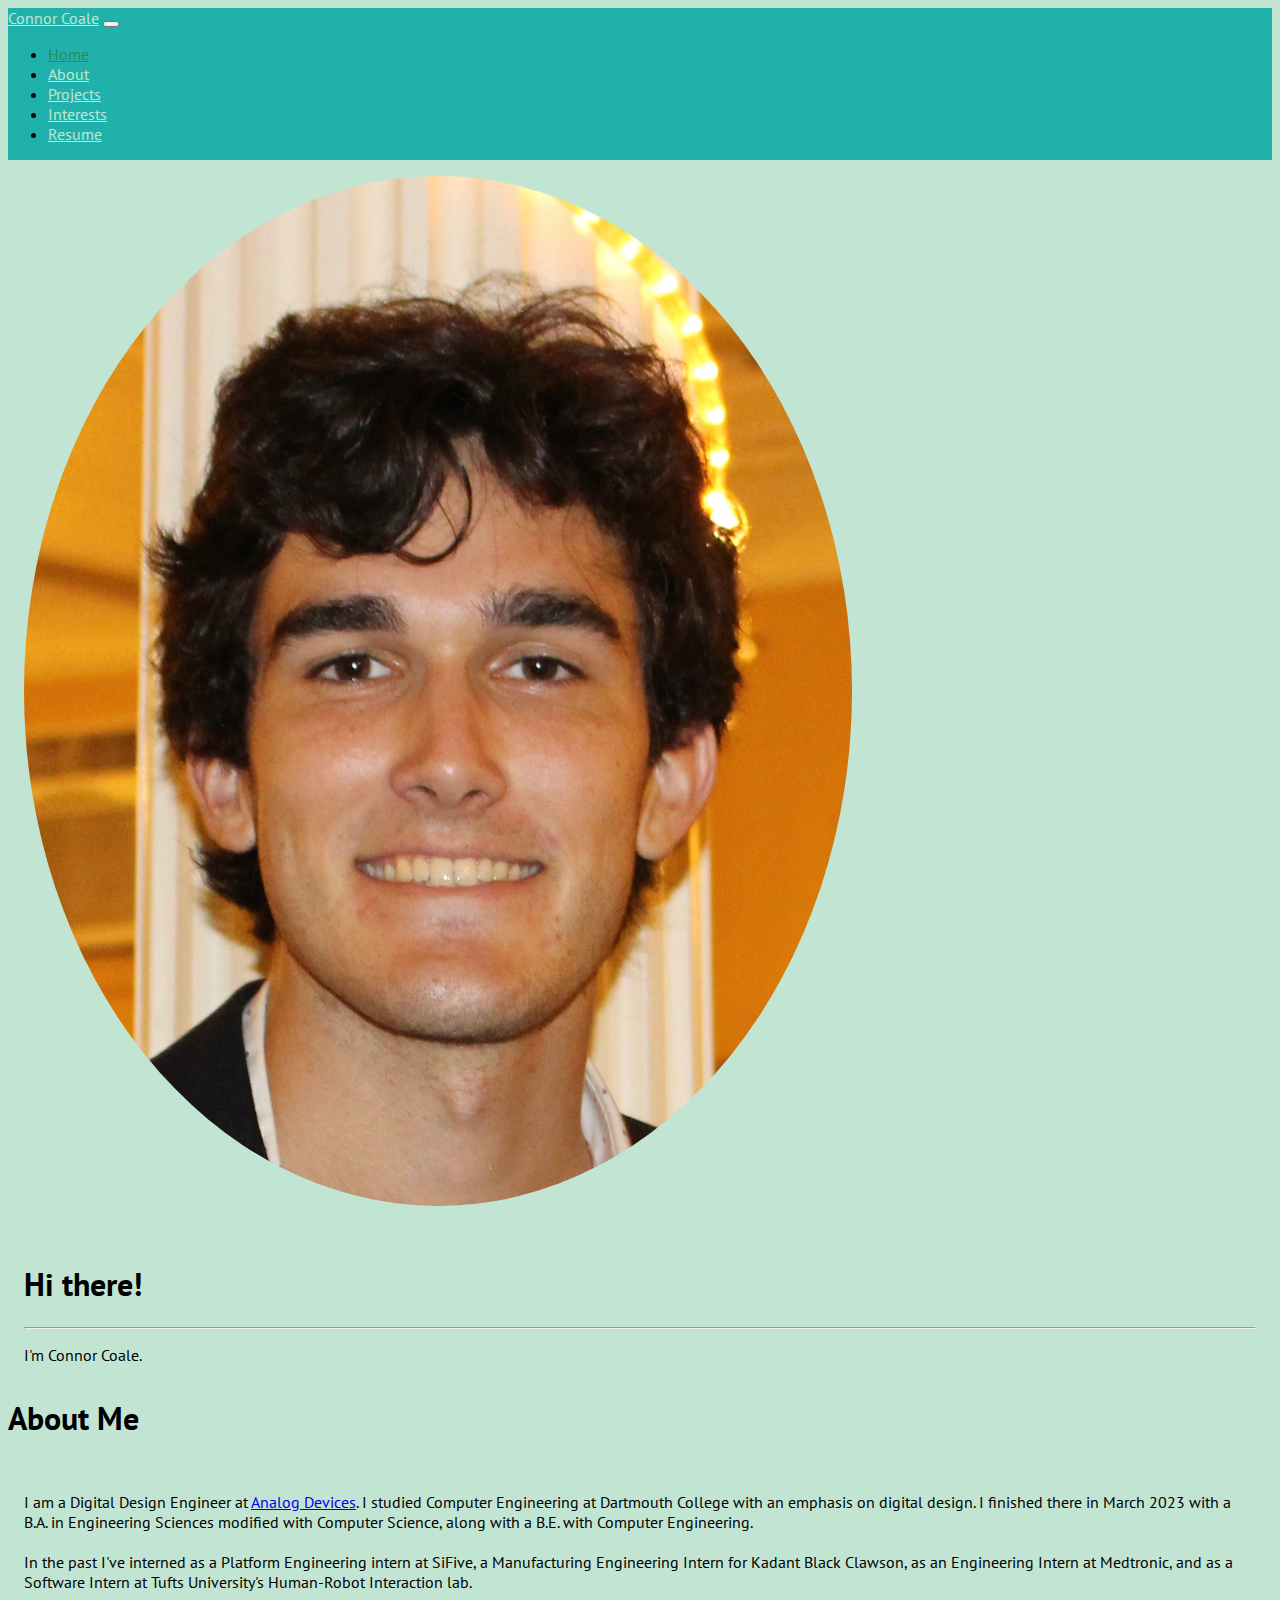
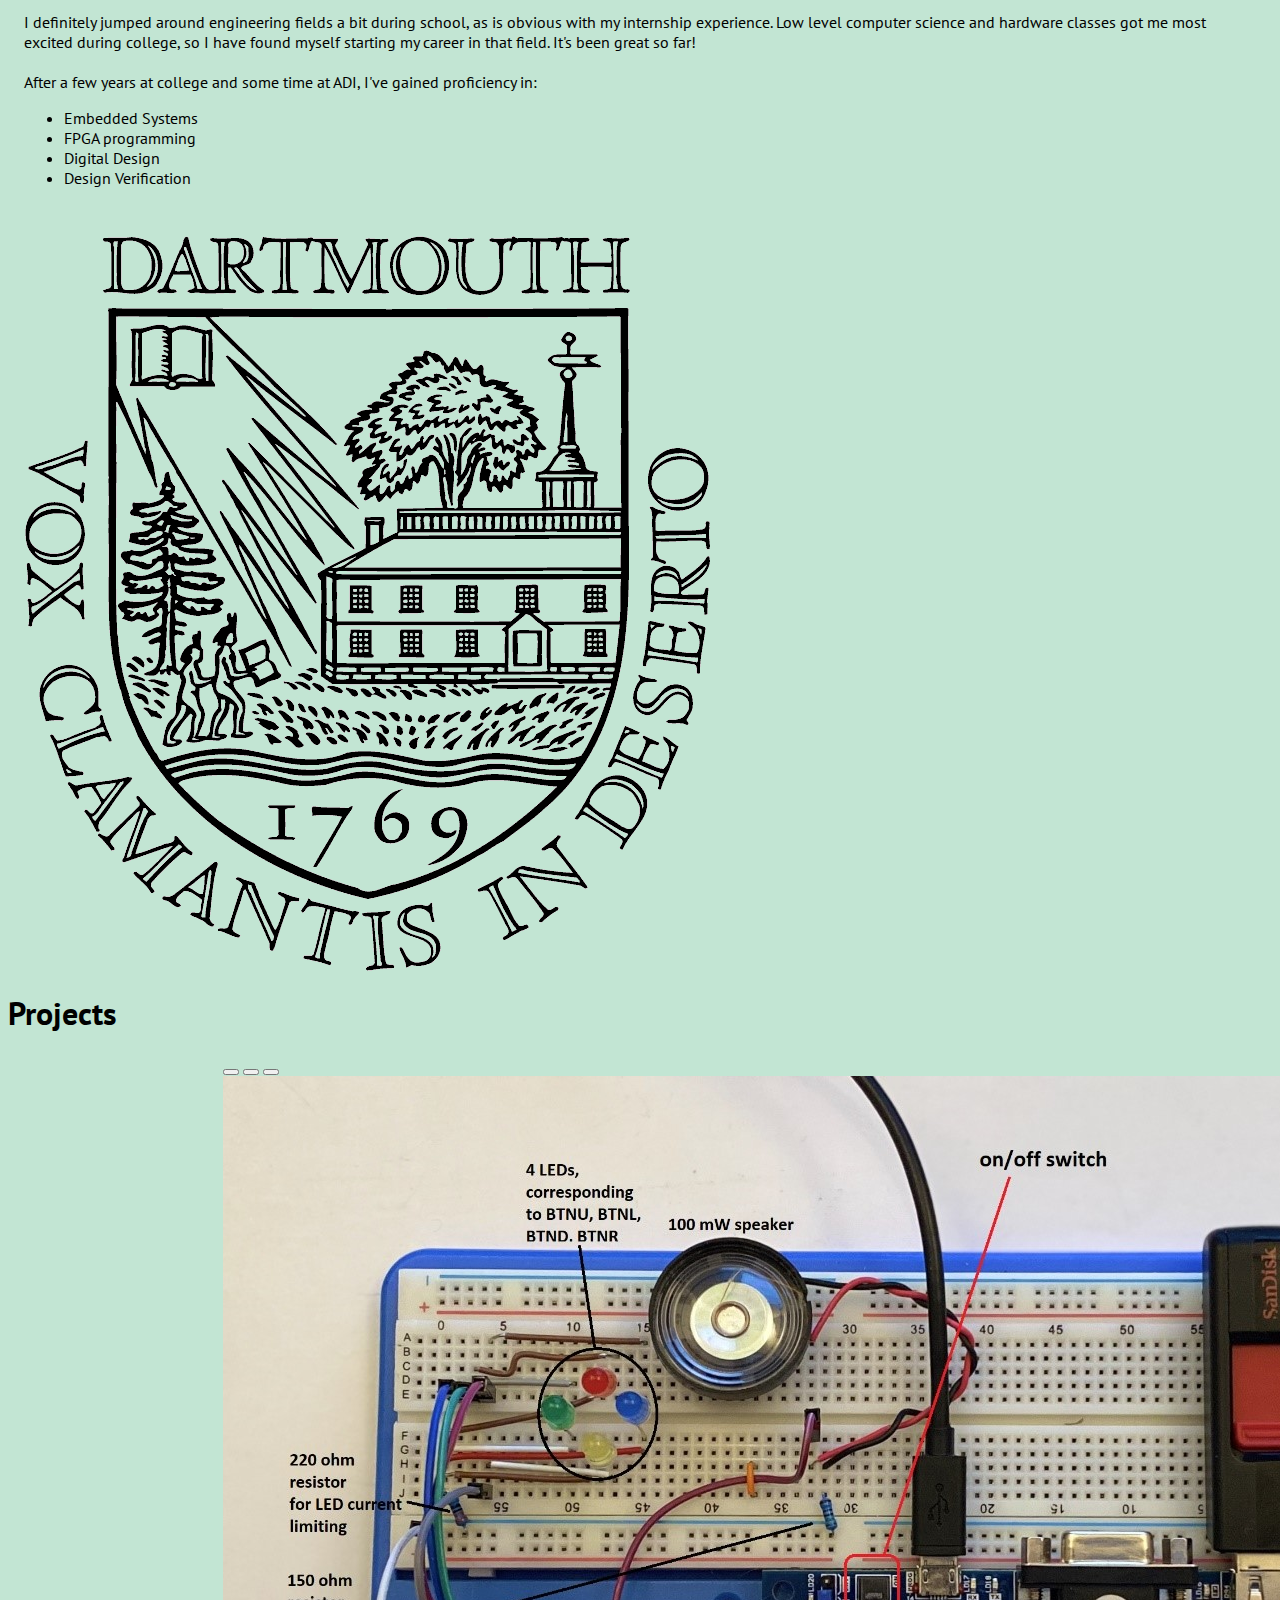
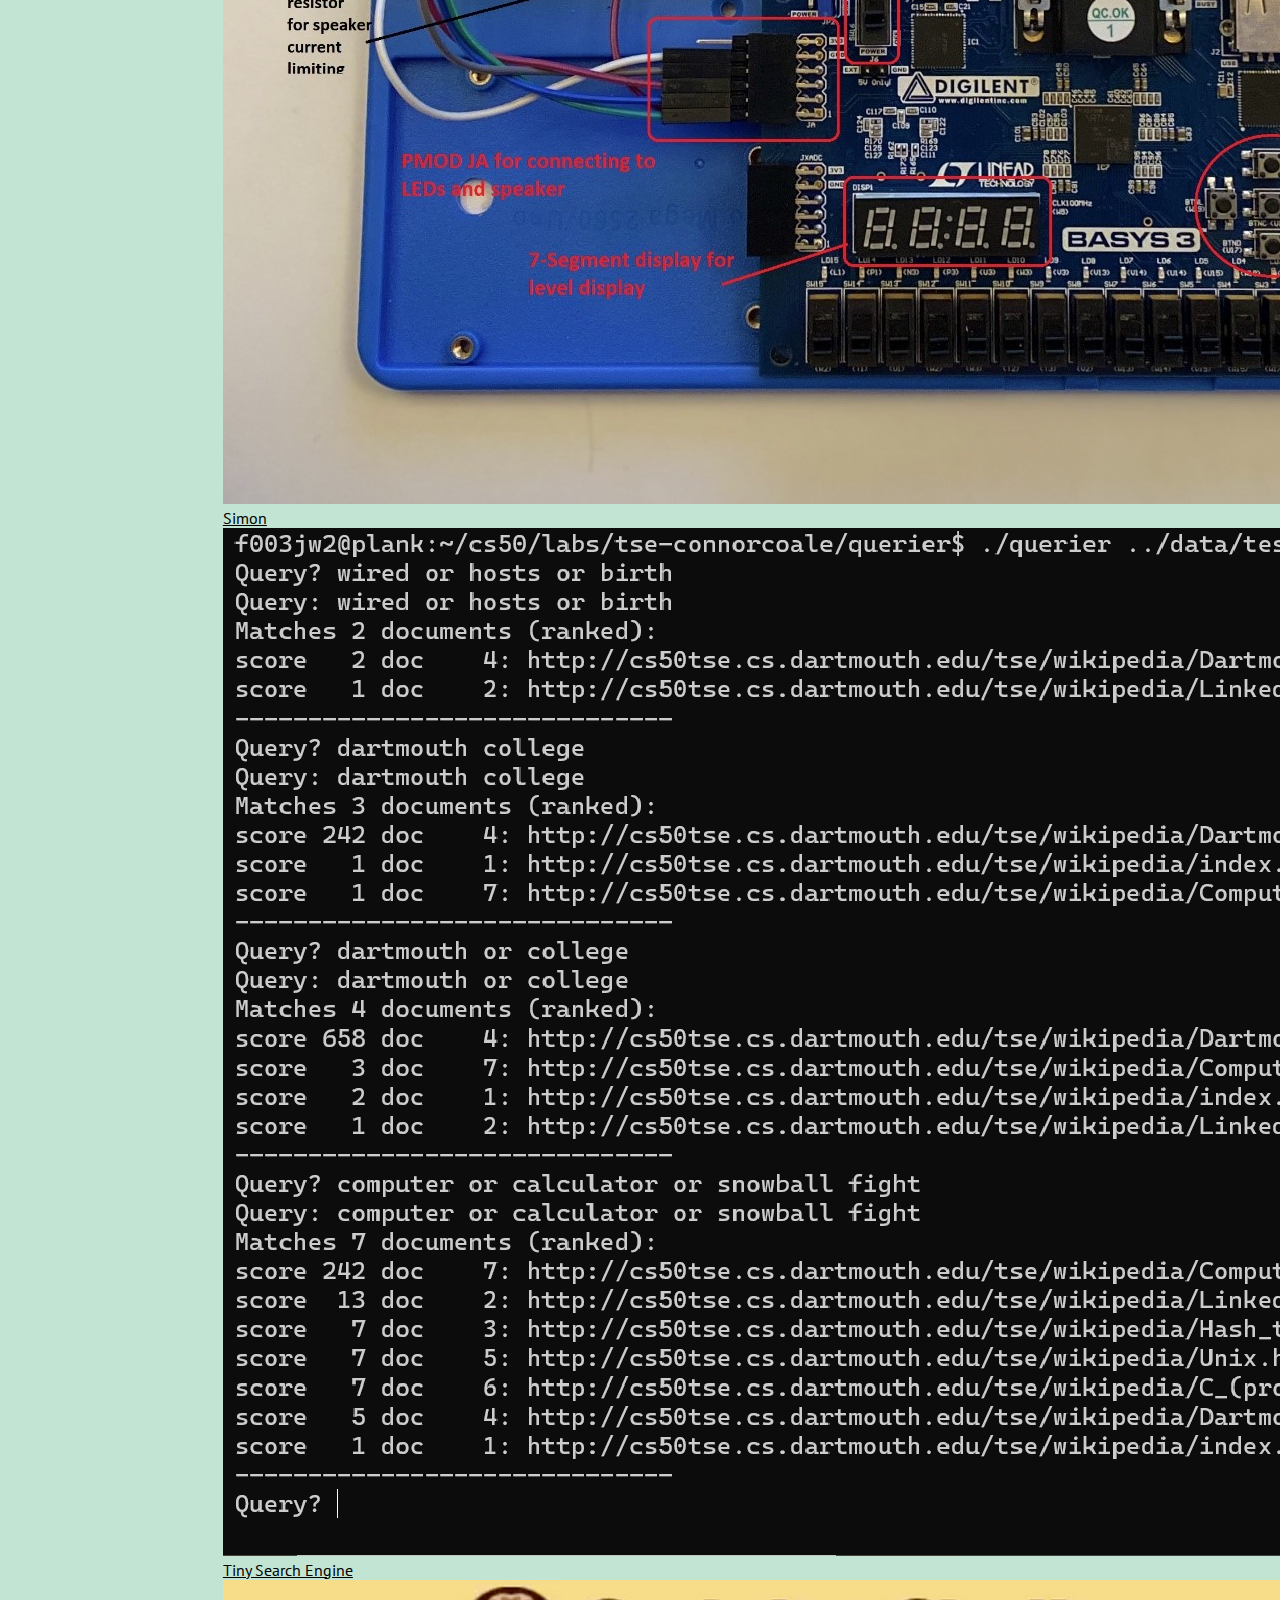
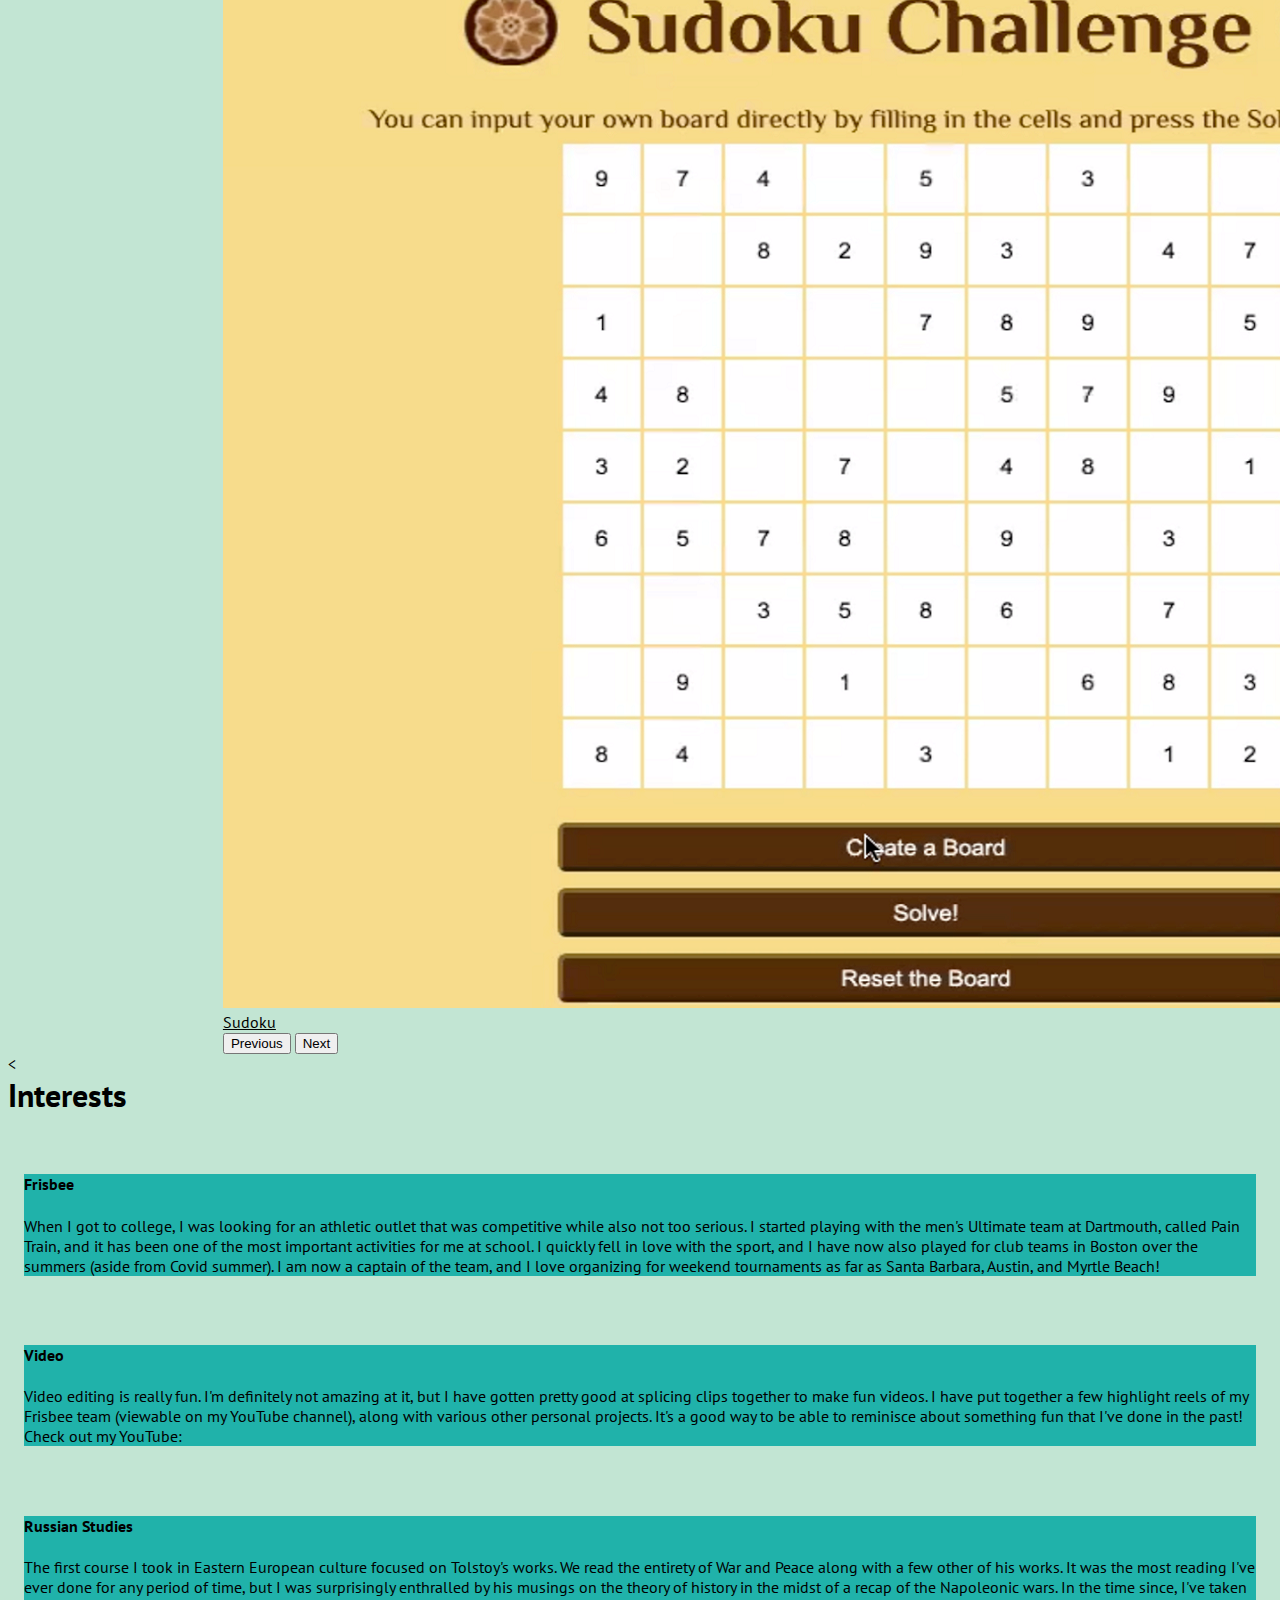
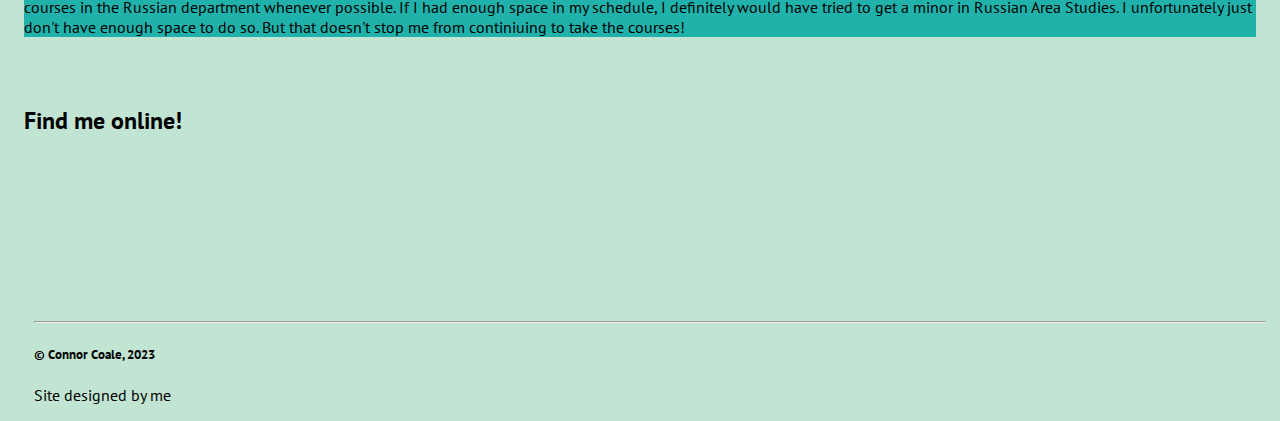
<file: index.html>
<!-- 
Author: Connor Coale
December 8, 2021
* Modified December 2, 2023
-->
<!DOCTYPE html>

<html>

    <head>
        <!-- Required meta tags -->
        <meta charset="utf-8">
        <meta name="viewport" content="width=device-width, initial-scale=1">

        <!-- Bootstrap CSS -->
        <link href="https://cdn.jsdelivr.net/npm/bootstrap@5.1.3/dist/css/bootstrap.min.css" rel="stylesheet" integrity="sha384-1BmE4kWBq78iYhFldvKuhfTAU6auU8tT94WrHftjDbrCEXSU1oBoqyl2QvZ6jIW3" crossorigin="anonymous">
        <link rel="stylesheet" href="https://pro.fontawesome.com/releases/v5.10.0/css/all.css" integrity="sha384-AYmEC3Yw5cVb3ZcuHtOA93w35dYTsvhLPVnYs9eStHfGJvOvKxVfELGroGkvsg+p" crossorigin="anonymous"/>
        <link href="style.css" rel="stylesheet">
        <title>Connor Coale</title>
    </head>


    <body style="background-color:#c2e5d3">
        <!-- Nav header -->
        <div class="page-wrapper">
            <nav class="navbar navbar-custom navbar-expand-md sticky-top">
                <div class="container-fluid">
    
                <a class="navbar-brand" href="#">Connor Coale</a>
    
                <button class="navbar-toggler" type="button" data-bs-toggle="collapse" data-bs-target="#navbarSupportedContent">
                    <span><i class="fa fa-bars" style="color:#c2e5d3; font-size: 2rem"></i></span>
                </button>
    
                <div class="collapse navbar-collapse" id="navbarSupportedContent">
                    <ul class="navbar-nav ms-auto justify-content-end">
                    <li class="nav-item">
                        <a class="nav-link active" href="#">Home</a>
                    </li>
                    <li class="nav-item">
                        <a class="nav-link" href="#about">About</a>
                    </li>
                    <li class="nav-item">
                        <a class="nav-link" href="#projects">Projects</a>
                    </li>
                    <li class="nav-item">
                        <a class="nav-link" href="#interests">Interests</a>
                    </li>
                    <li class="nav-item">
                        <a class="nav-link" href="resume.pdf">Resume</a>
                    </li>
                    </ul>
                    
                </div>
                </div>
            </nav>
            
            <!-- Headshot/homepage contents -->
            <article class="section">
                <div class="container-fluid padding">
                    <div class="row align-items-center">
                        <div class="col-xs-12 col-sm-6 col-md-6 col-lg-3 col-xl-3">
                            <img class="img-fluid" src="assets/headshot.jpg" style="border-radius:50%">
                            
                        </div>
                        <div class="col-xs-12 col-sm-6 col-md-6 col-lg-9 col-xl-9">
                            <h1 class="text-center">Hi there!</h1>
                            <hr>
                            <p class="text-center">
                                I'm Connor Coale.
                            </p>
                        </div>
                    </div>
                </div>
            </article>
            
    
            <!-- About -->
            <article class="section">
                <div class="container-fluid padding">
                    <div class="row text-center">
        
                    </div>
                    <div class="row text-center">
                        <h1 id="about">About Me</h1>
                    </div>
                        <div class="row align-items-center">
                            <div class="col-xs-12 col-sm-12 col-md-12 col-lg-9 col-xl-9">
                                <p>
                                    I am a Digital Design Engineer at <a href="analog.com">Analog Devices</a>.
                                    I studied Computer Engineering at Dartmouth College with an emphasis
                                    on digital design. I finished there in March 2023 with a B.A. in
                                    Engineering Sciences modified with Computer Science, along with a
                                    B.E. with Computer Engineering. 
                                    <br><br>
                                    In the past I've interned as a Platform Engineering intern at SiFive,
                                    a Manufacturing Engineering Intern for Kadant Black Clawson, as an
                                    Engineering Intern at Medtronic, and as a Software Intern at Tufts
                                    University's Human-Robot Interaction lab.
                                    <br><br>
                                    I definitely jumped around engineering fields a bit during school, as
                                    is obvious with my internship experience. Low level computer science
                                    and hardware classes got me most excited during college, so I have found
                                    myself starting my career in that field. It's been great so far!
                                    <br><br>
                                    After a few years at college and some time at ADI, I've gained proficiency
                                    in:
                                    <ul>
                                        <li>
                                            Embedded Systems
                                        </li>
                                        <li>
                                            FPGA programming
                                        </li>
                                        <li>
                                            Digital Design
                                        </li>
                                        <li>
                                            Design Verification
                                        </li>
                                    </ul>
                                </p>
                            </div>
                            <div class="col-lg-3 col-xl-3 d-none d-lg-block">
                                <img class="img-fluid" src="assets/crest.png">
                            </div>
                        </div>
                        
                    </div>
                </div>
            </article>
            
            <!-- Projects -->
            <article class="section">
                <div class="container-fluid padding">
                    <div class="row text-center">
                        <h1 id="projects">Projects</h1>
                    </div>
                <div id="carouselExampleCaptions" class="carousel slide" data-bs-ride="carousel" style="height: 50%; width:66%; margin: 0 auto">
                    <div class="carousel-indicators">
                    <button type="button" data-bs-target="#carouselExampleCaptions" data-bs-slide-to="0" class="active" aria-current="true" aria-label="Slide 1"></button>
                    <button type="button" data-bs-target="#carouselExampleCaptions" data-bs-slide-to="1" aria-label="Slide 2"></button>
                    <button type="button" data-bs-target="#carouselExampleCaptions" data-bs-slide-to="2" aria-label="Slide 3"></button>
                    </div>
                    <div class="carousel-inner">
                    <div class="carousel-item active">
                        <img src="assets/physical_board.jpg" class="d-block w-100" alt="...">
                        <div class="carousel-caption">
                            <a class="btn btn-primary" href="projects/simon.html" role="button">Simon</a>
                        
                        </div>
                    </div>
                    <div class="carousel-item">
                        <img src="assets/querier.PNG" class="d-block w-100" alt="...">
                        <div class="carousel-caption">
                        <a class="btn btn-primary" href="projects/tse.html" role="button">Tiny Search Engine</a>
                        
                        </div>
                    </div>
                    <div class="carousel-item">
                        <img src="assets/sudoku.png" class="d-block w-100" alt="...">
                        <div class="carousel-caption">
                            <a class="btn btn-primary" href="projects/sudoku.html" role="button">Sudoku</a>
                        
                        </div>
                    </div>
                    </div>
                    <button class="carousel-control-prev" type="button" data-bs-target="#carouselExampleCaptions" data-bs-slide="prev">
                    <span class="carousel-control-prev-icon" aria-hidden="true"></span>
                    <span class="visually-hidden">Previous</span>
                    </button>
                    <button class="carousel-control-next" type="button" data-bs-target="#carouselExampleCaptions" data-bs-slide="next">
                    <span class="carousel-control-next-icon" aria-hidden="true"></span>
                    <span class="visually-hidden">Next</span>
                    </button>
                </div>
              </div>
            </article><
               
            <!-- Interests -->
            <article class="section">
                <div class="container-fluid padding"">
                    <div class="row text-center">
                        <h1 id="interests">Interests</h1>
                    </div>
        
                    <div class="row padding">
                        <div class="col-md-4">
                            <div class="card">
                                <div class="card-body">
                                    <h4 class="card-title">Frisbee</h4>
                                    <p>
                                        When I got to college, I was looking for an athletic outlet that 
                                        was competitive while also not too serious. I started playing with 
                                        the men's Ultimate team at Dartmouth, called Pain Train, and it has 
                                        been one of the most important activities for me at school. I 
                                        quickly fell in love with the sport, and I have now also played for 
                                        club teams in Boston over the summers (aside from Covid summer). I 
                                        am now a captain of the team, and I love organizing for weekend 
                                        tournaments as far as Santa Barbara, Austin, and Myrtle Beach!
                                    
                                    </p>
                                </div>
                            </div>
                        </div>
                        <div class="col-md-4">
                            <div class="card">
                                <div class="card-body">
                                    <h4 class="card-title">Video</h4>
                                    <p>
                                        Video editing is really fun. I'm definitely not amazing at it, but 
                                        I have gotten pretty good at splicing clips together to make fun videos. 
                                        I have put together a few highlight reels of my Frisbee team (viewable 
                                        on my YouTube channel), along with various other personal projects. It's 
                                        a good way to be able to reminisce about something fun that I've done in 
                                        the past!
                                        <br>
                                        Check out my YouTube: <a href="https://www.youtube.com/channel/UCE3uKA6-BOmmbtPLnj1QduA"><i class="fab fa-youtube fa-2x"></i></a>
                                    </p>
                                </div>
                            </div>
                        </div>
                        <div class="col-md-4">
                            <div class="card">
                                <div class="card-body">
                                    <h4 class="card-title">Russian Studies</h4>
                                    <p>
                                        The first course I took in Eastern European culture focused on Tolstoy's 
                                        works. We read the entirety of War and Peace along with a few other of his 
                                        works. It was the most reading I've ever done for any period of time, but I 
                                        was surprisingly enthralled by his musings on the theory of history in the 
                                        midst of a recap of the Napoleonic wars. In the time since, I've taken courses 
                                        in the Russian department whenever possible. If I had enough space in my 
                                        schedule, I definitely would have tried to get a minor in Russian Area Studies. 
                                        I unfortunately just don't have enough space to do so. But that doesn't stop me 
                                        from continiuing to take the courses!
                                    </p>
                                </div>
                            </div>
                        </div>
                    </div>
                </div>
            </article>
    
            <!-- Social Links -->
            <div class="container-fluid padding">
                <div class="row text-center">
                    <div class="col-12">
                        <h2>Find me online!</h2>
                    </div>
                    
                    
                </div>
                <div class="row text-center">
                    <div class="col-12 social padding">
                        <a href="https://www.youtube.com/channel/UCE3uKA6-BOmmbtPLnj1QduA"><i class="fab fa-youtube"></i></a>
                        <a href="https://www.github.com/connorcoale"><i class="fab fa-github"></i></a>
                        <a href="https://www.linkedin.com/in/connorcoale/"><i class="fab fa-linkedin"></i></a>
                        <a href="mailto:connorcoale@gmail.com"><i class="fas fa-envelope"></i></a>
                        
                    </div>
                    
                </div>
                
            </div>
            
            <!-- Footer -->
    
            <article>
                <footer>
                    <div class="container-fluid padding">
                        <div class="row text-center">
                            <div class="col-12" style="padding-bottom:0px">
                                <hr>
                                <h5>&copy; Connor Coale, 2023</h5>
                                <p>Site designed by me</p>
                            </div>
                        </div>
                    </div>
                </footer>
            </article>
        </div>
        
        

        <script src="https://cdn.jsdelivr.net/npm/bootstrap@5.1.3/dist/js/bootstrap.bundle.min.js" integrity="sha384-ka7Sk0Gln4gmtz2MlQnikT1wXgYsOg+OMhuP+IlRH9sENBO0LRn5q+8nbTov4+1p" crossorigin="anonymous"></script>

    </body>

</html>
</file>
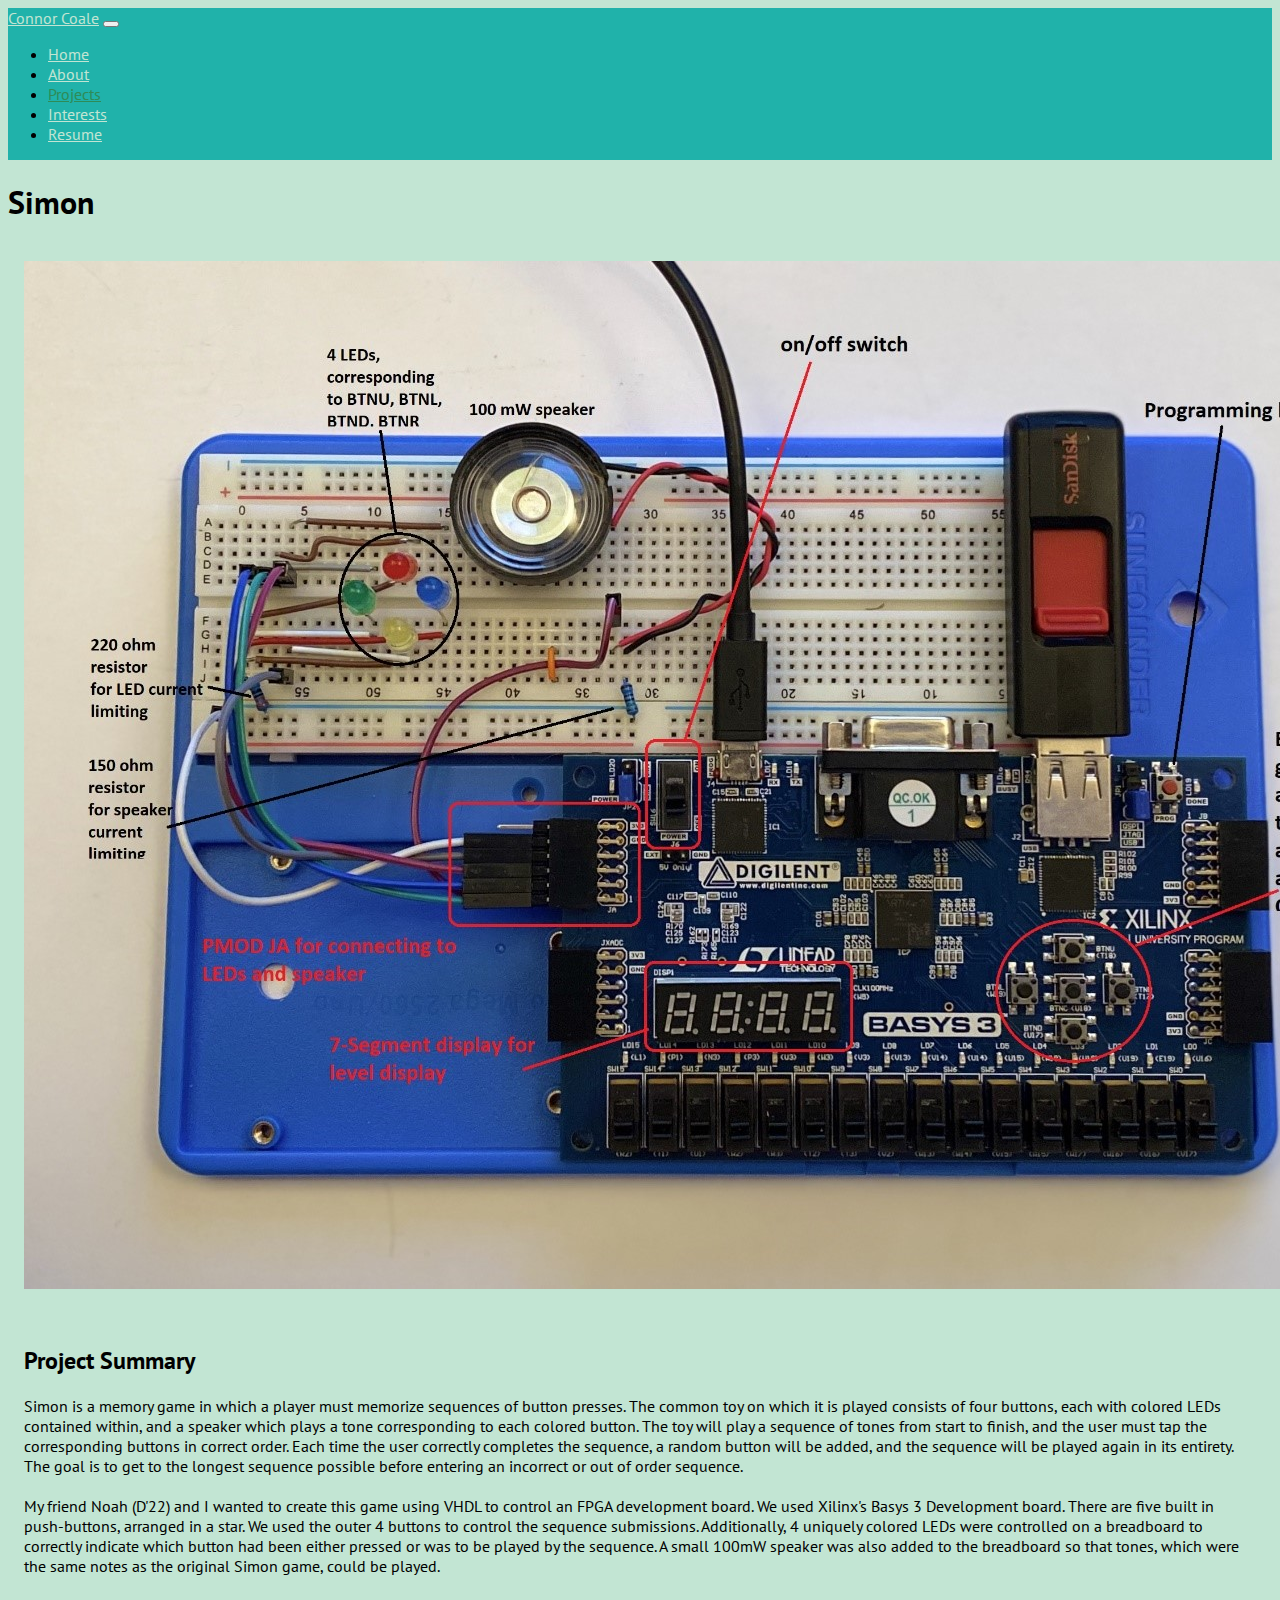
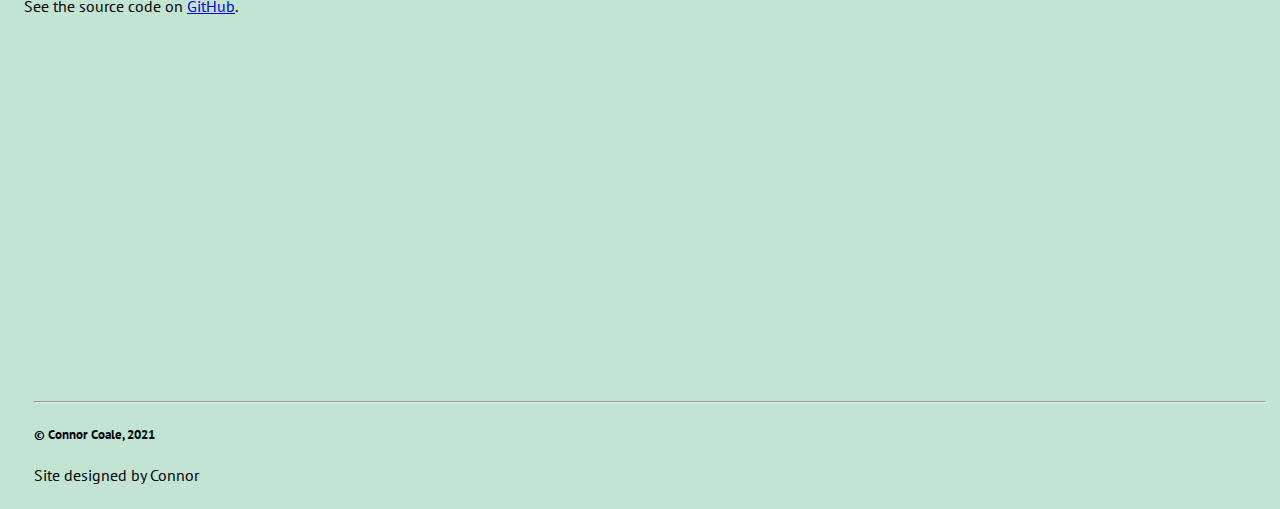
<file: projects/simon.html>
<!-- 
Author: Connor Coale
December 8, 2021
-->
<!DOCTYPE html>

<html>

    <head>
        <!-- Required meta tags -->
        <meta charset="utf-8">
        <meta name="viewport" content="width=device-width, initial-scale=1">

        <!-- Bootstrap CSS -->
        <link href="https://cdn.jsdelivr.net/npm/bootstrap@5.1.3/dist/css/bootstrap.min.css" rel="stylesheet" integrity="sha384-1BmE4kWBq78iYhFldvKuhfTAU6auU8tT94WrHftjDbrCEXSU1oBoqyl2QvZ6jIW3" crossorigin="anonymous">
        <link rel="stylesheet" href="https://pro.fontawesome.com/releases/v5.10.0/css/all.css" integrity="sha384-AYmEC3Yw5cVb3ZcuHtOA93w35dYTsvhLPVnYs9eStHfGJvOvKxVfELGroGkvsg+p" crossorigin="anonymous"/>
        <link href="../style.css" rel="stylesheet">
        <title>Connor Coale</title>
    </head>


    <body style="background-color:#c2e5d3">

        <div class="page-wrapper">
            <!-- Nav header -->
        <nav class="navbar navbar-custom navbar-expand-md sticky-top">
            <div class="container-fluid">

            <a class="navbar-brand" href="#">Connor Coale</a>

            <button class="navbar-toggler" type="button" data-bs-toggle="collapse" data-bs-target="#navbarSupportedContent">
                <span><i class="fa fa-bars" style="color:#c2e5d3; font-size: 2rem"></i></span>
            </button>

            <div class="collapse navbar-collapse" id="navbarSupportedContent">
                <ul class="navbar-nav ms-auto justify-content-end">
                <li class="nav-item">
                    <a class="nav-link" href="../index.html">Home</a>
                </li>
                <li class="nav-item">
                    <a class="nav-link" href="../index.html#about">About</a>
                </li>
                <li class="nav-item">
                    <a class="nav-link active" href="../index.html#projects">Projects</a>
                </li>
                <li class="nav-item">
                    <a class="nav-link" href="../index.html#interests">Interests</a>
                </li>
                <li class="nav-item">
                    <a class="nav-link" href="../assets/resume.pdf">Resume</a>
                </li>
                </ul>
                
            </div>
            </div>
        </nav>

        <!-- Content -->

        <article>
            <div class="container-fluid padding">
                <div class="row text-center">
                    <h1>Simon</h1>

                </div>
                <div class="row">
                    <img src="../assets/physical_board.jpg " alt="Sudoku Demo" class="col-md-12 col-lg-6">
                    <div class="container-fluid padding col-md-12 col-lg-6">
                        <h2 class="text-center">Project Summary</h2>
                        <p class="text-left">
                            Simon is a memory game in which a player must memorize sequences of button 
                            presses. The common toy on which it is played consists of four buttons, 
                            each with colored LEDs contained within, and a speaker which plays a tone 
                            corresponding to each colored button. The toy will play a sequence of tones 
                            from start to finish, and the user must tap the corresponding buttons in 
                            correct order. Each time the user correctly completes the sequence, a 
                            random button will be added, and the sequence will be played again in its 
                            entirety. The goal is to get to the longest sequence possible before 
                            entering an incorrect or out of order sequence.
                            <br><br>
                            My friend Noah (D'22) and I wanted to create this game using VHDL to control an FPGA development 
                            board. We used Xilinx's Basys 3 Development board. There are five built in 
                            push-buttons, arranged in a star. We used the outer 4 buttons to control 
                            the sequence submissions. Additionally, 4 uniquely colored LEDs were 
                            controlled on a breadboard to correctly indicate which button had been 
                            either pressed or was to be played by the sequence. A small 100mW speaker 
                            was also added to the breadboard so that tones, which were the same notes 
                            as the original Simon game, could be played.
                            <br><br>
                            See the source code on <a href="https://github.com/connorcoale/simon">GitHub</a>.

                        </p>
                    </div>
                </div>
                

            </div>
            <div class="container-fluid padding text-center">
                
                    <iframe width="560" height="315" src="https://www.youtube.com/embed/LAL_QYBgwe0" title="YouTube video player" frameborder="0" allow="accelerometer; autoplay; clipboard-write; encrypted-media; gyroscope; picture-in-picture" allowfullscreen></iframe>
                
            </div>
        </article>
        
        <!-- Footer -->

        <article>
            <footer>
                <div class="container-fluid padding">
                    <div class="row text-center">
                        <div class="col-12" style="padding-bottom:0px">
                            <hr>
                            <h5>&copy; Connor Coale, 2021</h5>
                            <p>Site designed by Connor</p>
                        </div>
                    </div>
                </div>
            </footer>
        </article>
        </div>
        
        

        <script src="https://cdn.jsdelivr.net/npm/bootstrap@5.1.3/dist/js/bootstrap.bundle.min.js" integrity="sha384-ka7Sk0Gln4gmtz2MlQnikT1wXgYsOg+OMhuP+IlRH9sENBO0LRn5q+8nbTov4+1p" crossorigin="anonymous"></script>

    </body>

</html>
</file>
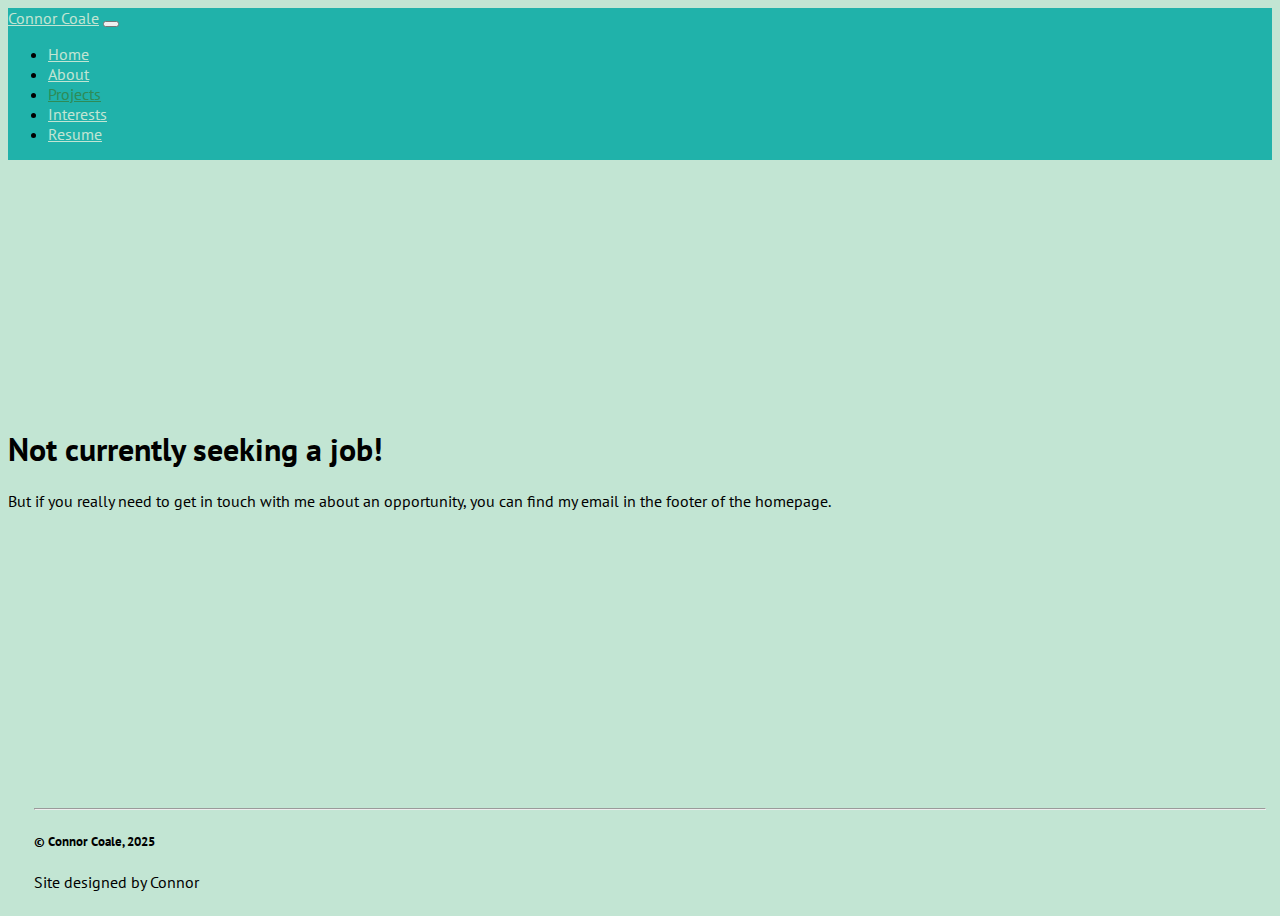
<file: resume/resume.html>
<!-- 
Author: Connor Coale
Aug 8, 2025
-->
<!DOCTYPE html>

<html>

    <head>
        <!-- Required meta tags -->
        <meta charset="utf-8">
        <meta name="viewport" content="width=device-width, initial-scale=1">

        <!-- Bootstrap CSS -->
        <link href="https://cdn.jsdelivr.net/npm/bootstrap@5.1.3/dist/css/bootstrap.min.css" rel="stylesheet" integrity="sha384-1BmE4kWBq78iYhFldvKuhfTAU6auU8tT94WrHftjDbrCEXSU1oBoqyl2QvZ6jIW3" crossorigin="anonymous">
        <link rel="stylesheet" href="https://pro.fontawesome.com/releases/v5.10.0/css/all.css" integrity="sha384-AYmEC3Yw5cVb3ZcuHtOA93w35dYTsvhLPVnYs9eStHfGJvOvKxVfELGroGkvsg+p" crossorigin="anonymous"/>
        <link href="../style.css" rel="stylesheet">
        <title>Connor Coale</title>
    </head>


    <body style="background-color:#c2e5d3">

        <div class="page-wrapper">
            <!-- Nav header -->
        <nav class="navbar navbar-custom navbar-expand-md sticky-top">
            <div class="container-fluid">

            <a class="navbar-brand" href="#">Connor Coale</a>

            <button class="navbar-toggler" type="button" data-bs-toggle="collapse" data-bs-target="#navbarSupportedContent">
                <span><i class="fa fa-bars" style="color:#c2e5d3; font-size: 2rem"></i></span>
            </button>

            <div class="collapse navbar-collapse" id="navbarSupportedContent">
                <ul class="navbar-nav ms-auto justify-content-end">
                <li class="nav-item">
                    <a class="nav-link" href="../index.html">Home</a>
                </li>
                <li class="nav-item">
                    <a class="nav-link" href="../index.html#about">About</a>
                </li>
                <li class="nav-item">
                    <a class="nav-link active" href="../index.html#projects">Projects</a>
                </li>
                <li class="nav-item">
                    <a class="nav-link" href="../index.html#interests">Interests</a>
                </li>
                <li class="nav-item">
                    <a class="nav-link" href="../assets/resume.pdf">Resume</a>
                </li>
                </ul>
                
            </div>
            </div>
        </nav>

        <!-- Content -->

        <article>
            <div class="container-fluid padding">
                <div class="row text-center">
                    <h1>Not currently seeking a job!</h1>
                        <p class="text-left">
			    But if you really need to get in touch with me about an opportunity, you can find my email in the footer of the homepage.
                        </p>
                </div>
            </div>
        </article>
        
        <!-- Footer -->

        <article>
            <footer>
                <div class="container-fluid padding">
                    <div class="row text-center">
                        <div class="col-12" style="padding-bottom:0px">
                            <hr>
                            <h5>&copy; Connor Coale, 2025</h5>
                            <p>Site designed by Connor</p>
                        </div>
                    </div>
                </div>
            </footer>
        </article>
        </div>
        
        

        <script src="https://cdn.jsdelivr.net/npm/bootstrap@5.1.3/dist/js/bootstrap.bundle.min.js" integrity="sha384-ka7Sk0Gln4gmtz2MlQnikT1wXgYsOg+OMhuP+IlRH9sENBO0LRn5q+8nbTov4+1p" crossorigin="anonymous"></script>

    </body>

</html>
</file>
<file: style.css>
@import url('https://fonts.googleapis.com/css?family=Poppins:400,500,700');
@import url('https://fonts.googleapis.com/css2?family=PT+Sans&display=swap');

html, body {
  font-family: 'PT Sans', sans-serif;
}


.navbar-custom {
  background-color: lightseagreen;
}
.navbar-custom .navbar-brand {
  color: #c2e5d3;
}
.nav-link {
  color:#c2e5d3;
}
.nav-link.active {
  color:seagreen;
}
.nav-item  a:hover {
  color:seagreen;
}

.social a {
  font-size: 5vw;
  padding: 3vw;
}

.fa-youtube {
  color: #bb0000
}

.fa-github {
  color: #211F1F
}

.fa-linkedin {
  color: #0072b1
}

.fa-envelope {
  color:#ffffb3
}

.fa-youtube:hover,
.fa-github:hover,
.fa-linkedin:hover,
.fa-envelope:hover {
  color:lightseagreen
}

.card {
  background-color:lightseagreen;
}

#about {
  padding-top: 56px;
  margin-top: -56px;
}

#interests {
  padding-top: 56px;
  margin-top: -56px;
}

#projects {
  padding-top: 56px;
  margin-top: -56px;
}

.btn {
  background-color: #c2e5d3;
  border-color: black;
  color: black;
  
}
.btn:hover {
  background-color: lightseagreen;
  border-color: black;
  color: black;
}

footer {
  padding: 10px 10px 0px 10px;
  bottom: 0;
  width: 100%;
}

.page-wrapper {
  display: flex;
  min-height: 100vh;
  flex-direction: column;
  justify-content: space-between;
}

/*---Media Queries --*/
@media (max-width: 992px) {

  }
@media (max-width: 768px) {
  
}
@media (max-width: 576px) {
  
}


/*---Firefox Bug Fix --*/
.carousel-item {
  transition: -webkit-transform 0.5s ease;
  transition: transform 0.5s ease;
  transition: transform 0.5s ease, -webkit-transform 0.5s ease;
  -webkit-backface-visibility: visible;
  backface-visibility: visible;
}
/*--- Fixed Background Image --*/
figure {
  position: relative;
  width: 100%;
  height: 60%;
  margin: 0!important;
}
.fixed-wrap {
  clip: rect(0, auto, auto, 0);
  position: absolute;
  top: 0;
  left: 0;
  width: 100%;
  height: 100%;
}
#fixed {
  background-image: url('img/mac.png');
  position: fixed;
  display: block;
  top: 0;
  left: 0;
  width: 100%;
  height: 100%;
  background-size: cover;
  background-position: center center;
  -webkit-transform: translateZ(0);
          transform: translateZ(0);
  will-change: transform;
}
/*--- Bootstrap Padding Fix --*/
[class*="col-"] {
    padding: 1rem;
}





/*
Extra small (xs) devices (portrait phones, less than 576px)
No media query since this is the default in Bootstrap

Small (sm) devices (landscape phones, 576px and up)
@media (min-width: 576px) { ... }

Medium (md) devices (tablets, 768px and up)
@media (min-width: 768px) { ... }

Large (lg) devices (desktops, 992px and up)
@media (min-width: 992px) { ... }

Extra (xl) large devices (large desktops, 1200px and up)
@media (min-width: 1200px) { ... }
*/
</file>
